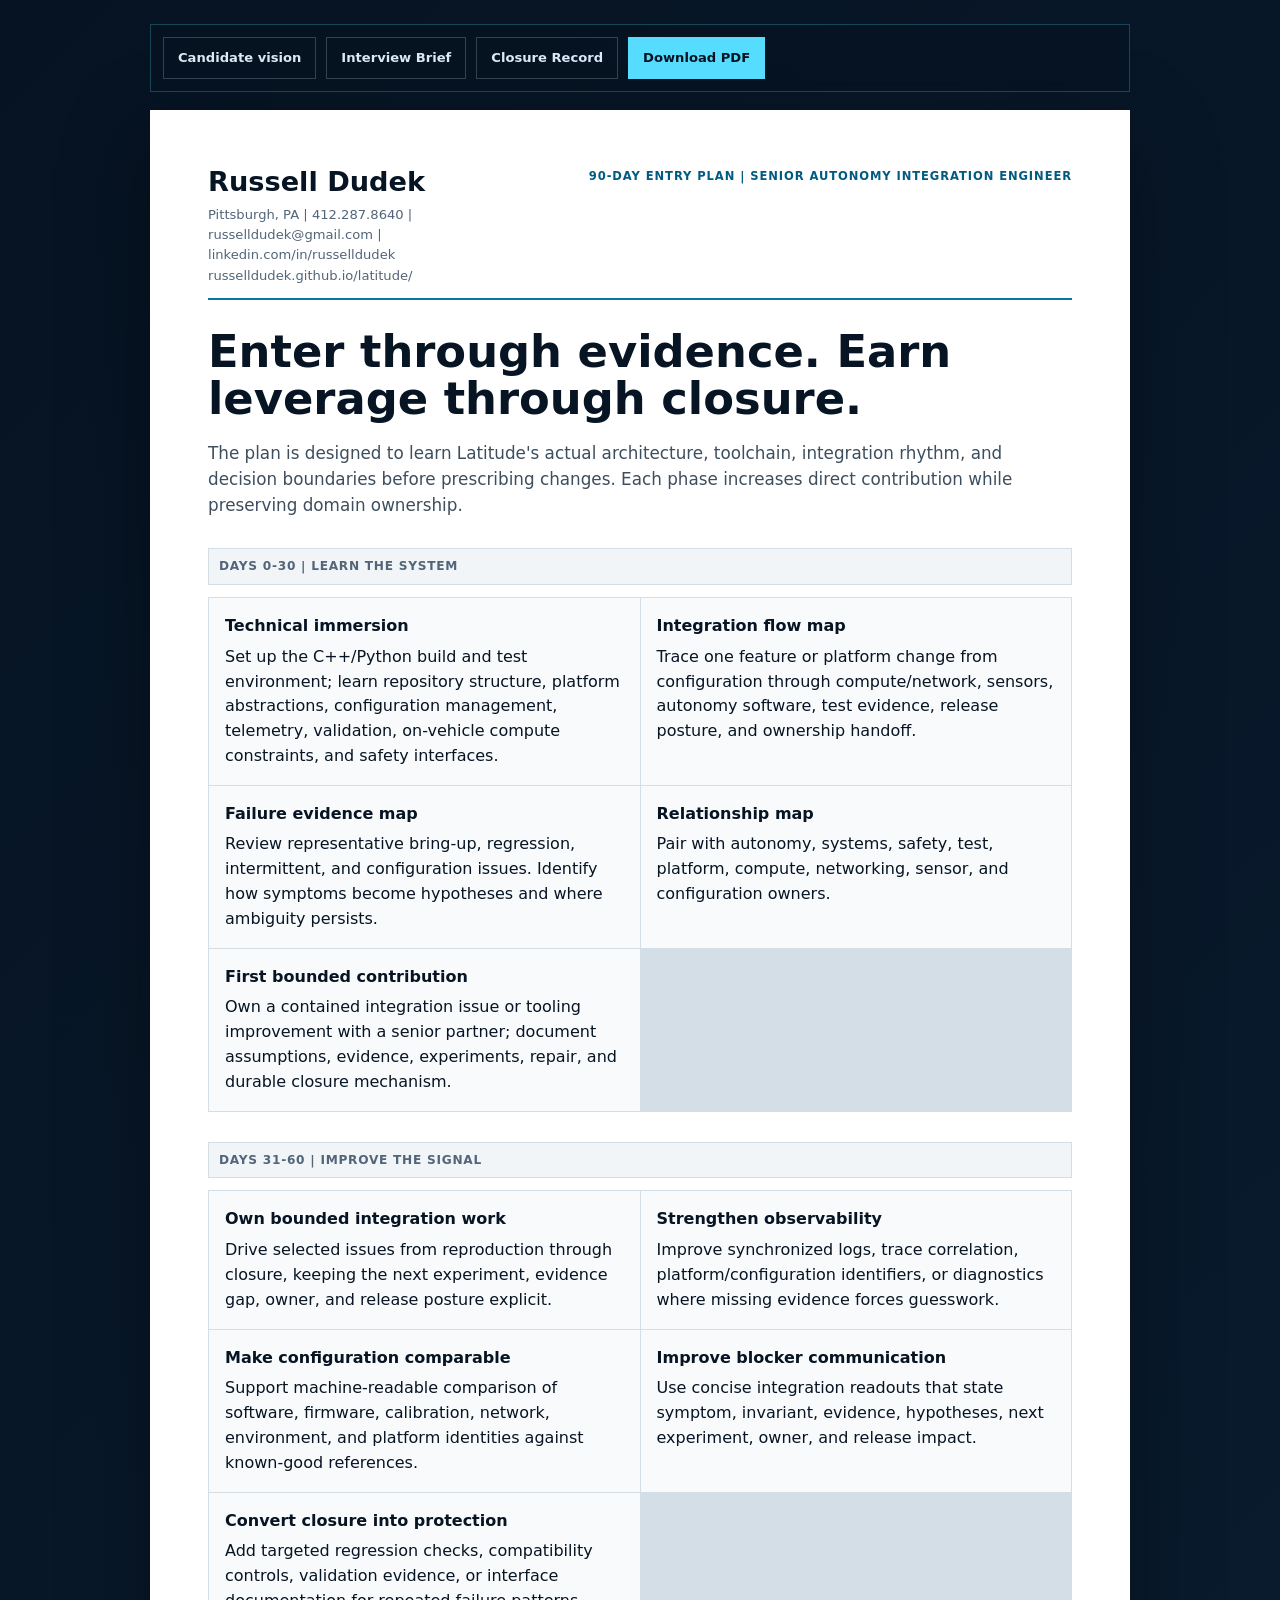
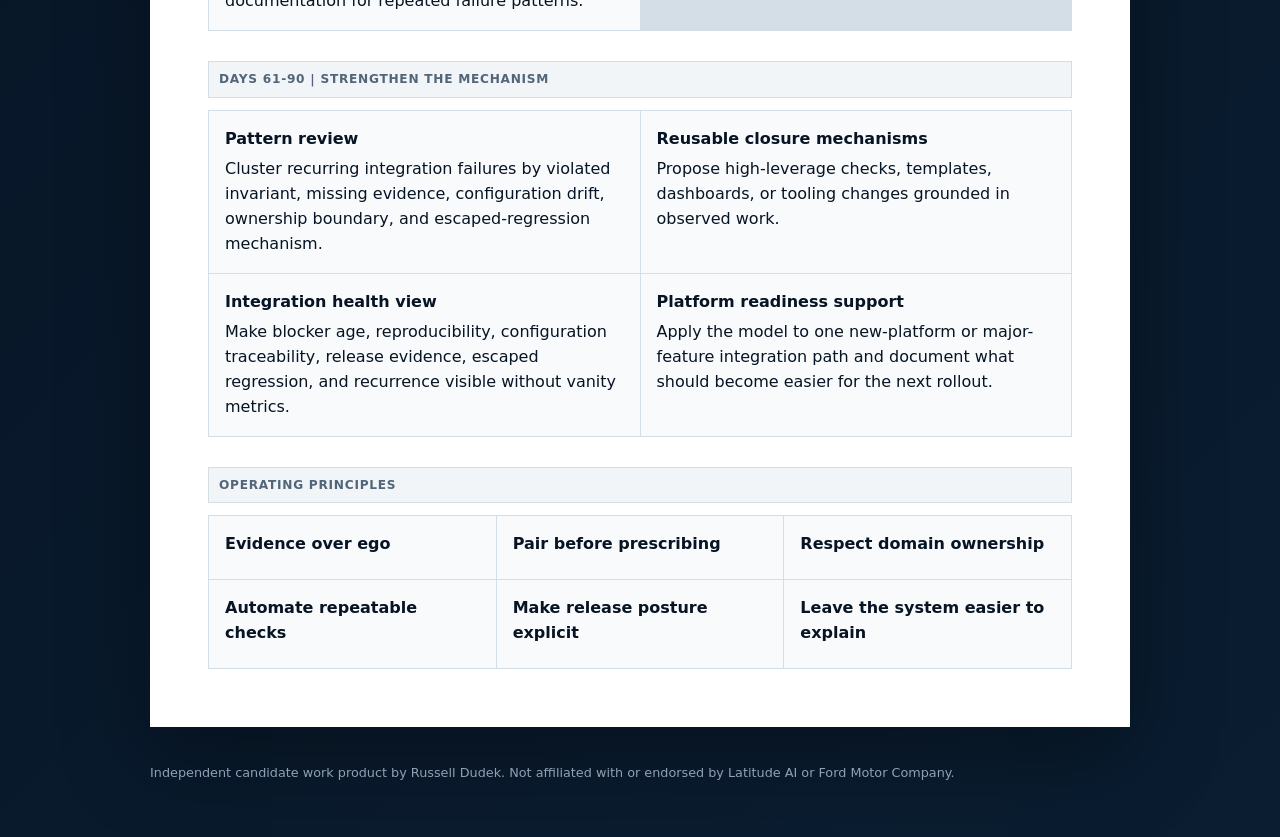
<file: 90-day-plan.html>
<!doctype html><html lang="en"><head><meta charset="utf-8"><meta name="viewport" content="width=device-width,initial-scale=1"><meta name="description" content="Russell Dudek | Latitude AI 90-Day Entry Plan"><title>Russell Dudek | Latitude AI 90-Day Entry Plan</title><link rel="stylesheet" href="document.css"></head><body><nav class="actions" aria-label="Document actions"><a href="index.html">Candidate vision</a><a href="interview-brief.html">Interview Brief</a><a href="integration-closure-record.html">Closure Record</a><a class="primary" href="docs/Russell-Dudek-Latitude-AI-90-Day-Plan.pdf" download="Russell-Dudek-Latitude-AI-90-Day-Plan.pdf">Download PDF</a></nav><main class="sheet"><header class="doc-head"><div><h1>Russell Dudek</h1><div class="identity">Pittsburgh, PA | 412.287.8640 | russelldudek@gmail.com | linkedin.com/in/russelldudek<br>russelldudek.github.io/latitude/</div></div><div class="doc-label">90-Day Entry Plan | Senior Autonomy Integration Engineer</div></header>
<h2>Enter through evidence. Earn leverage through closure.</h2>
<p class="lead">The plan is designed to learn Latitude's actual architecture, toolchain, integration rhythm, and decision boundaries before prescribing changes. Each phase increases direct contribution while preserving domain ownership.</p>
<div class="section-label">Days 0-30 | Learn the system</div>
<div class="grid two"><div class="card"><b>Technical immersion</b>Set up the C++/Python build and test environment; learn repository structure, platform abstractions, configuration management, telemetry, validation, on-vehicle compute constraints, and safety interfaces.</div><div class="card"><b>Integration flow map</b>Trace one feature or platform change from configuration through compute/network, sensors, autonomy software, test evidence, release posture, and ownership handoff.</div><div class="card"><b>Failure evidence map</b>Review representative bring-up, regression, intermittent, and configuration issues. Identify how symptoms become hypotheses and where ambiguity persists.</div><div class="card"><b>Relationship map</b>Pair with autonomy, systems, safety, test, platform, compute, networking, sensor, and configuration owners.</div><div class="card"><b>First bounded contribution</b>Own a contained integration issue or tooling improvement with a senior partner; document assumptions, evidence, experiments, repair, and durable closure mechanism.</div></div>
<div class="section-label">Days 31-60 | Improve the signal</div>
<div class="grid two"><div class="card"><b>Own bounded integration work</b>Drive selected issues from reproduction through closure, keeping the next experiment, evidence gap, owner, and release posture explicit.</div><div class="card"><b>Strengthen observability</b>Improve synchronized logs, trace correlation, platform/configuration identifiers, or diagnostics where missing evidence forces guesswork.</div><div class="card"><b>Make configuration comparable</b>Support machine-readable comparison of software, firmware, calibration, network, environment, and platform identities against known-good references.</div><div class="card"><b>Improve blocker communication</b>Use concise integration readouts that state symptom, invariant, evidence, hypotheses, next experiment, owner, and release impact.</div><div class="card"><b>Convert closure into protection</b>Add targeted regression checks, compatibility controls, validation evidence, or interface documentation for repeated failure patterns.</div></div>
<div class="section-label">Days 61-90 | Strengthen the mechanism</div>
<div class="grid two"><div class="card"><b>Pattern review</b>Cluster recurring integration failures by violated invariant, missing evidence, configuration drift, ownership boundary, and escaped-regression mechanism.</div><div class="card"><b>Reusable closure mechanisms</b>Propose high-leverage checks, templates, dashboards, or tooling changes grounded in observed work.</div><div class="card"><b>Integration health view</b>Make blocker age, reproducibility, configuration traceability, release evidence, escaped regression, and recurrence visible without vanity metrics.</div><div class="card"><b>Platform readiness support</b>Apply the model to one new-platform or major-feature integration path and document what should become easier for the next rollout.</div></div>
<div class="section-label">Operating principles</div><div class="grid three"><div class="card"><b>Evidence over ego</b></div><div class="card"><b>Pair before prescribing</b></div><div class="card"><b>Respect domain ownership</b></div><div class="card"><b>Automate repeatable checks</b></div><div class="card"><b>Make release posture explicit</b></div><div class="card"><b>Leave the system easier to explain</b></div></div>
</main><footer>Independent candidate work product by Russell Dudek. Not affiliated with or endorsed by Latitude AI or Ford Motor Company.</footer></body></html>
</file>
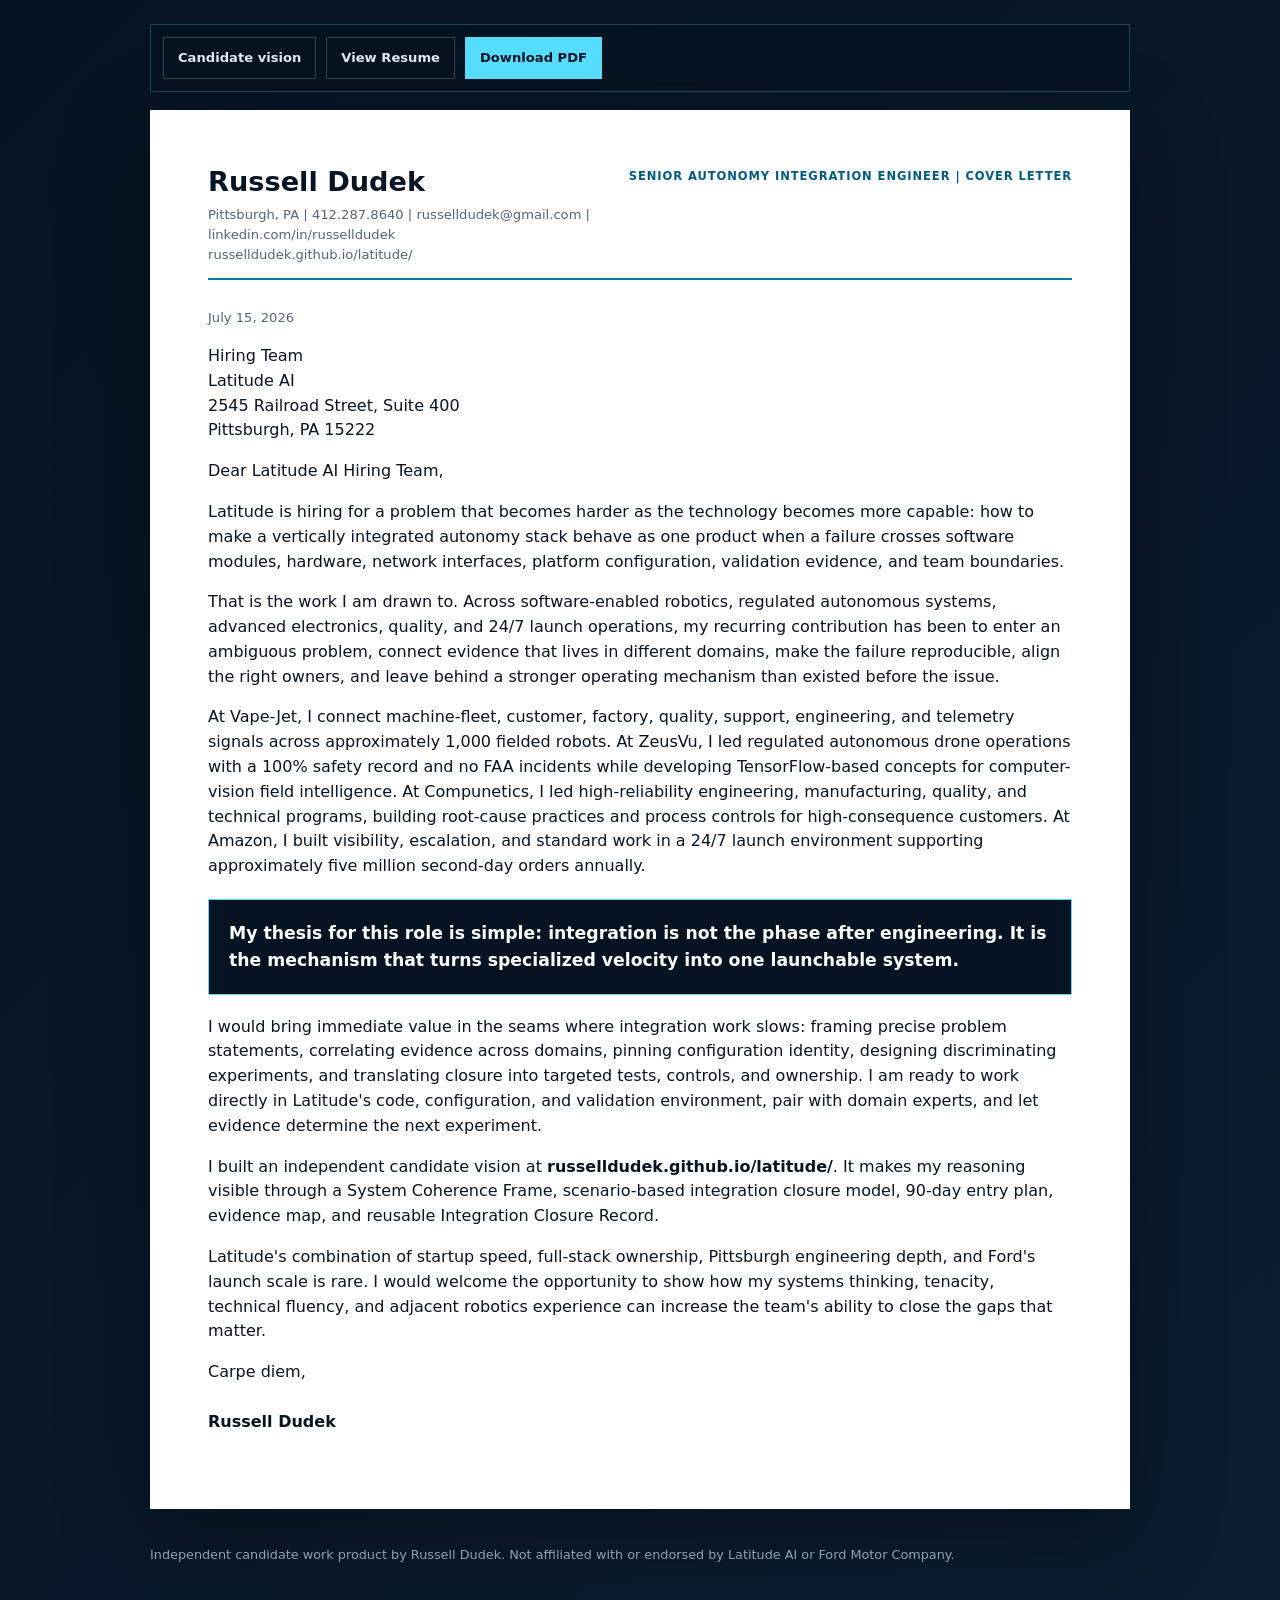
<file: cover-letter.html>
<!doctype html><html lang="en"><head><meta charset="utf-8"><meta name="viewport" content="width=device-width,initial-scale=1"><meta name="description" content="Russell Dudek | Latitude AI Cover Letter"><title>Russell Dudek | Latitude AI Cover Letter</title><link rel="stylesheet" href="document.css"></head><body><nav class="actions" aria-label="Document actions"><a href="index.html">Candidate vision</a><a href="resume.html">View Resume</a><a class="primary" href="docs/Russell-Dudek-Latitude-AI-Cover-Letter.pdf" download="Russell-Dudek-Latitude-AI-Cover-Letter.pdf">Download PDF</a></nav><main class="sheet"><header class="doc-head"><div><h1>Russell Dudek</h1><div class="identity">Pittsburgh, PA | 412.287.8640 | russelldudek@gmail.com | linkedin.com/in/russelldudek<br>russelldudek.github.io/latitude/</div></div><div class="doc-label">Senior Autonomy Integration Engineer | Cover Letter</div></header>
<p class="note">July 15, 2026</p><p>Hiring Team<br>Latitude AI<br>2545 Railroad Street, Suite 400<br>Pittsburgh, PA 15222</p>
<p>Dear Latitude AI Hiring Team,</p>
<p>Latitude is hiring for a problem that becomes harder as the technology becomes more capable: how to make a vertically integrated autonomy stack behave as one product when a failure crosses software modules, hardware, network interfaces, platform configuration, validation evidence, and team boundaries.</p>
<p>That is the work I am drawn to. Across software-enabled robotics, regulated autonomous systems, advanced electronics, quality, and 24/7 launch operations, my recurring contribution has been to enter an ambiguous problem, connect evidence that lives in different domains, make the failure reproducible, align the right owners, and leave behind a stronger operating mechanism than existed before the issue.</p>
<p>At Vape-Jet, I connect machine-fleet, customer, factory, quality, support, engineering, and telemetry signals across approximately 1,000 fielded robots. At ZeusVu, I led regulated autonomous drone operations with a 100% safety record and no FAA incidents while developing TensorFlow-based concepts for computer-vision field intelligence. At Compunetics, I led high-reliability engineering, manufacturing, quality, and technical programs, building root-cause practices and process controls for high-consequence customers. At Amazon, I built visibility, escalation, and standard work in a 24/7 launch environment supporting approximately five million second-day orders annually.</p>
<div class="quote">My thesis for this role is simple: integration is not the phase after engineering. It is the mechanism that turns specialized velocity into one launchable system.</div>
<p>I would bring immediate value in the seams where integration work slows: framing precise problem statements, correlating evidence across domains, pinning configuration identity, designing discriminating experiments, and translating closure into targeted tests, controls, and ownership. I am ready to work directly in Latitude's code, configuration, and validation environment, pair with domain experts, and let evidence determine the next experiment.</p>
<p>I built an independent candidate vision at <b>russelldudek.github.io/latitude/</b>. It makes my reasoning visible through a System Coherence Frame, scenario-based integration closure model, 90-day entry plan, evidence map, and reusable Integration Closure Record.</p>
<p>Latitude's combination of startup speed, full-stack ownership, Pittsburgh engineering depth, and Ford's launch scale is rare. I would welcome the opportunity to show how my systems thinking, tenacity, technical fluency, and adjacent robotics experience can increase the team's ability to close the gaps that matter.</p>
<p>Carpe diem,<br><br><b>Russell Dudek</b></p>
</main><footer>Independent candidate work product by Russell Dudek. Not affiliated with or endorsed by Latitude AI or Ford Motor Company.</footer></body></html>
</file>
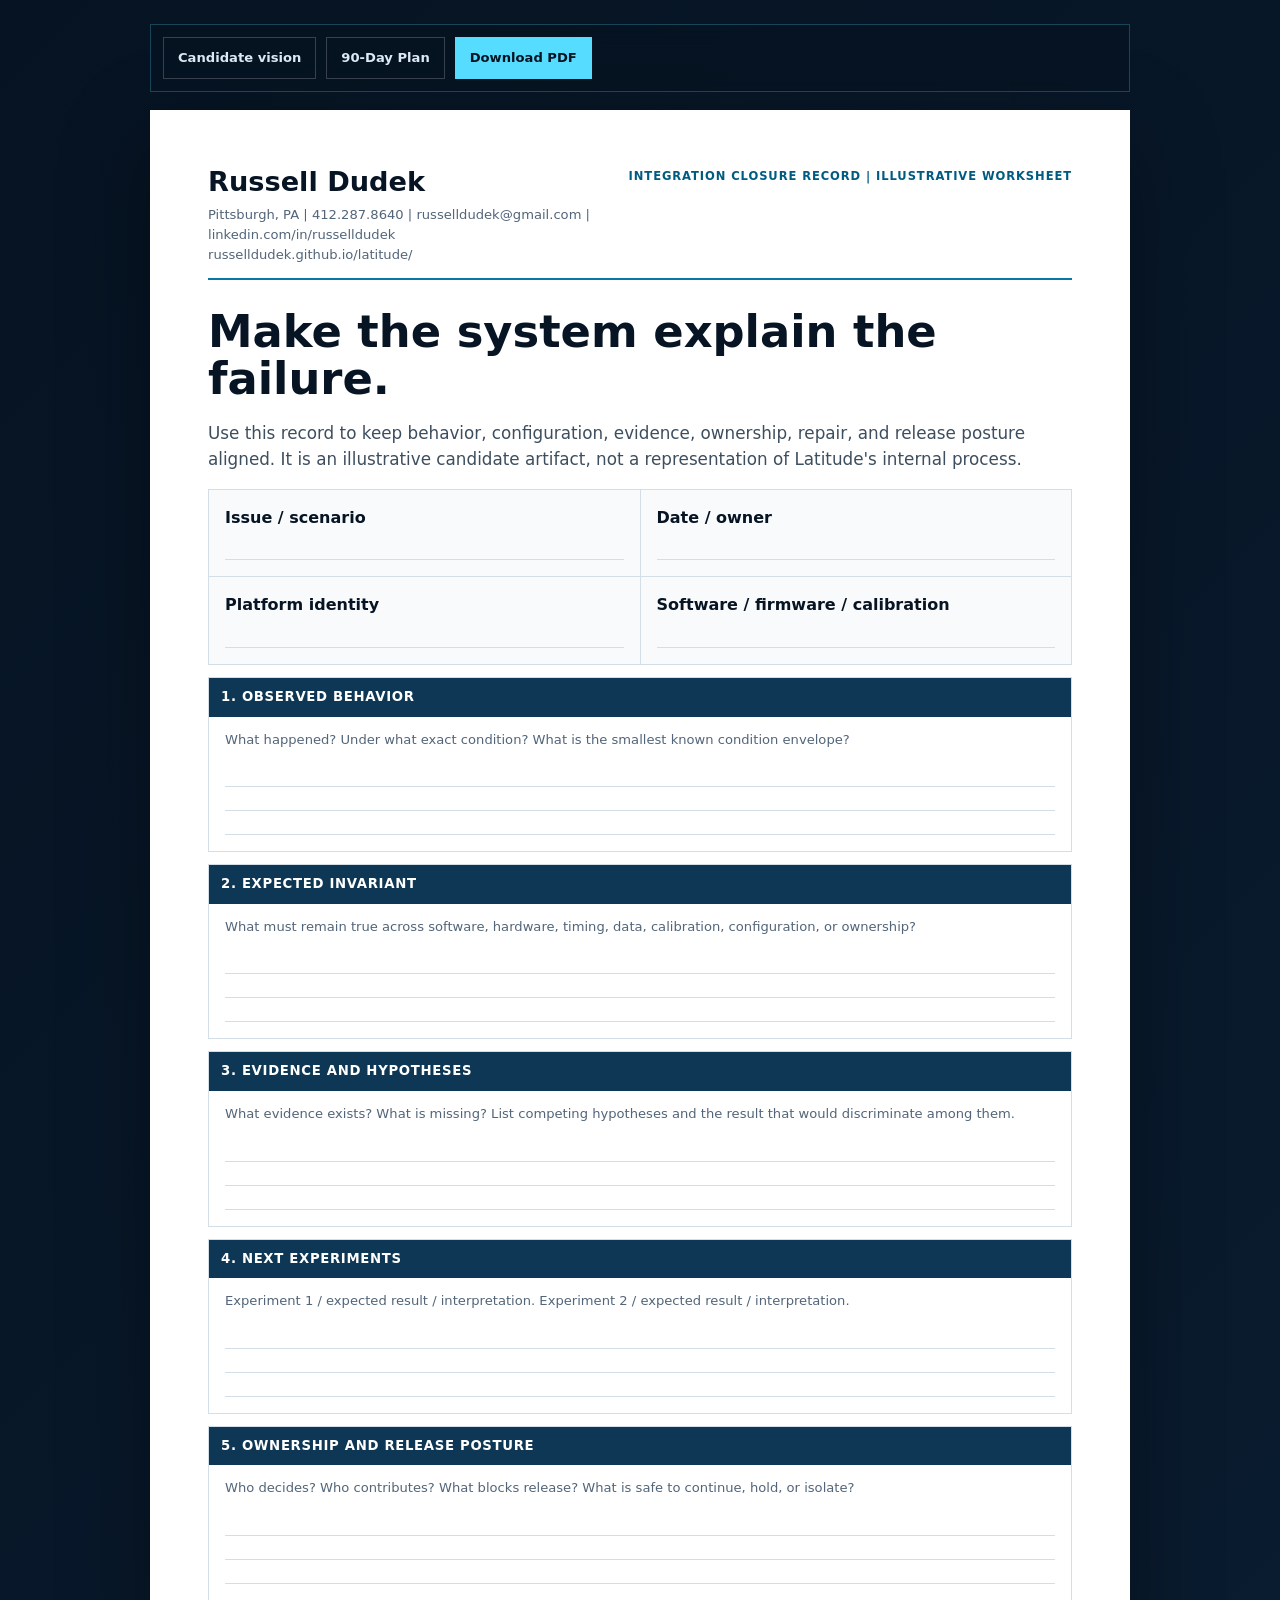
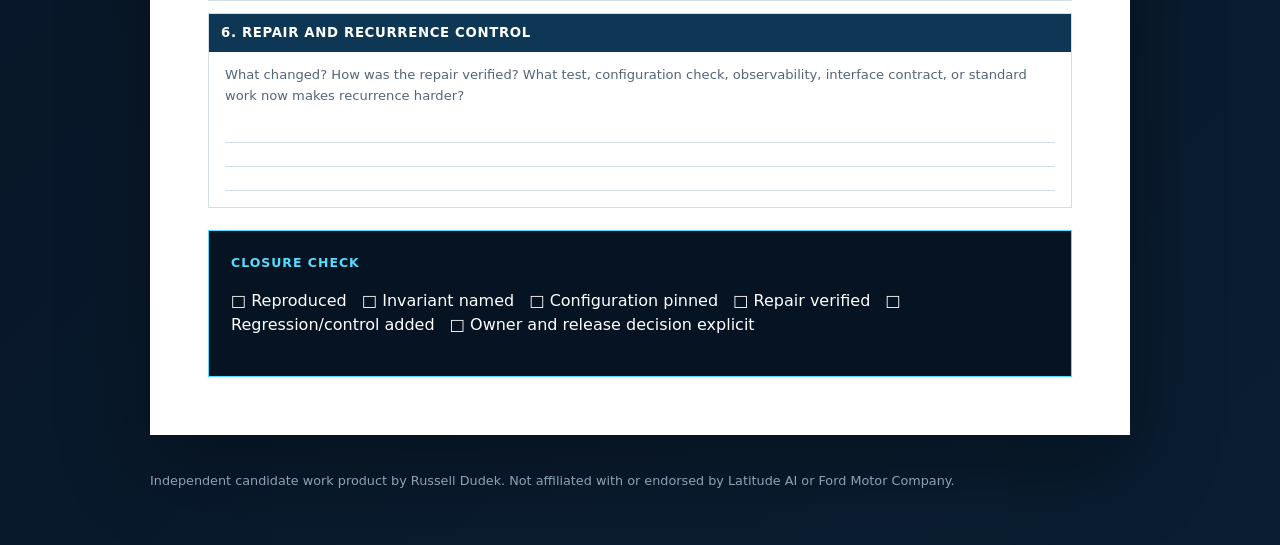
<file: integration-closure-record.html>
<!doctype html><html lang="en"><head><meta charset="utf-8"><meta name="viewport" content="width=device-width,initial-scale=1"><meta name="description" content="Russell Dudek | Integration Closure Record"><title>Russell Dudek | Integration Closure Record</title><link rel="stylesheet" href="document.css"></head><body><nav class="actions" aria-label="Document actions"><a href="index.html">Candidate vision</a><a href="90-day-plan.html">90-Day Plan</a><a class="primary" href="docs/Russell-Dudek-Latitude-AI-Integration-Closure-Record.pdf" download="Russell-Dudek-Latitude-AI-Integration-Closure-Record.pdf">Download PDF</a></nav><main class="sheet"><header class="doc-head"><div><h1>Russell Dudek</h1><div class="identity">Pittsburgh, PA | 412.287.8640 | russelldudek@gmail.com | linkedin.com/in/russelldudek<br>russelldudek.github.io/latitude/</div></div><div class="doc-label">Integration Closure Record | Illustrative Worksheet</div></header>
<h2>Make the system explain the failure.</h2>
<p class="lead">Use this record to keep behavior, configuration, evidence, ownership, repair, and release posture aligned. It is an illustrative candidate artifact, not a representation of Latitude's internal process.</p>
<div class="grid two"><div class="card"><b>Issue / scenario</b><div class="line"></div></div><div class="card"><b>Date / owner</b><div class="line"></div></div><div class="card"><b>Platform identity</b><div class="line"></div></div><div class="card"><b>Software / firmware / calibration</b><div class="line"></div></div></div>
<section class="field"><h3>1. Observed behavior</h3><p class="note">What happened? Under what exact condition? What is the smallest known condition envelope?</p><div class="line"></div><div class="line"></div><div class="line"></div></section><section class="field"><h3>2. Expected invariant</h3><p class="note">What must remain true across software, hardware, timing, data, calibration, configuration, or ownership?</p><div class="line"></div><div class="line"></div><div class="line"></div></section><section class="field"><h3>3. Evidence and hypotheses</h3><p class="note">What evidence exists? What is missing? List competing hypotheses and the result that would discriminate among them.</p><div class="line"></div><div class="line"></div><div class="line"></div></section><section class="field"><h3>4. Next experiments</h3><p class="note">Experiment 1 / expected result / interpretation. Experiment 2 / expected result / interpretation.</p><div class="line"></div><div class="line"></div><div class="line"></div></section><section class="field"><h3>5. Ownership and release posture</h3><p class="note">Who decides? Who contributes? What blocks release? What is safe to continue, hold, or isolate?</p><div class="line"></div><div class="line"></div><div class="line"></div></section><section class="field"><h3>6. Repair and recurrence control</h3><p class="note">What changed? How was the repair verified? What test, configuration check, observability, interface contract, or standard work now makes recurrence harder?</p><div class="line"></div><div class="line"></div><div class="line"></div></section><div class="callout"><h3>Closure check</h3><p>□ Reproduced &nbsp; □ Invariant named &nbsp; □ Configuration pinned &nbsp; □ Repair verified &nbsp; □ Regression/control added &nbsp; □ Owner and release decision explicit</p></div></main><footer>Independent candidate work product by Russell Dudek. Not affiliated with or endorsed by Latitude AI or Ford Motor Company.</footer></body></html>
</file>
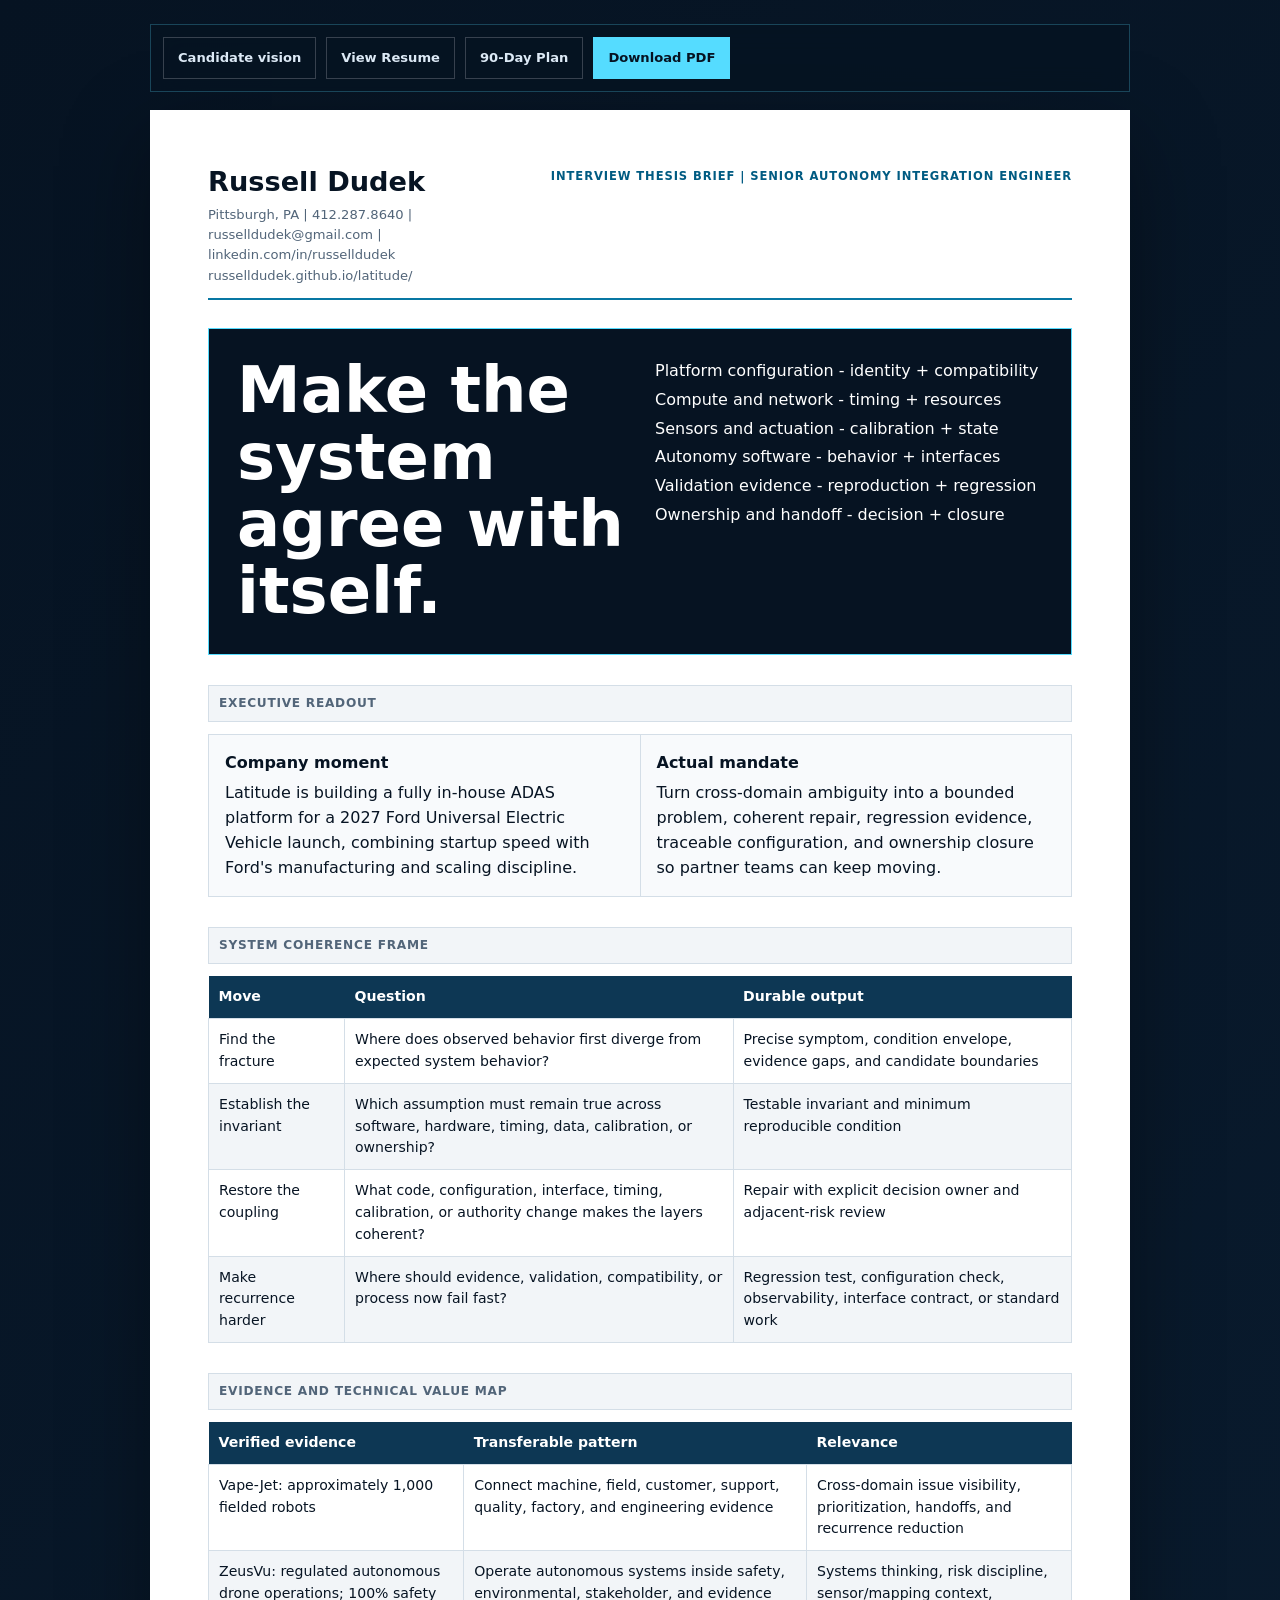
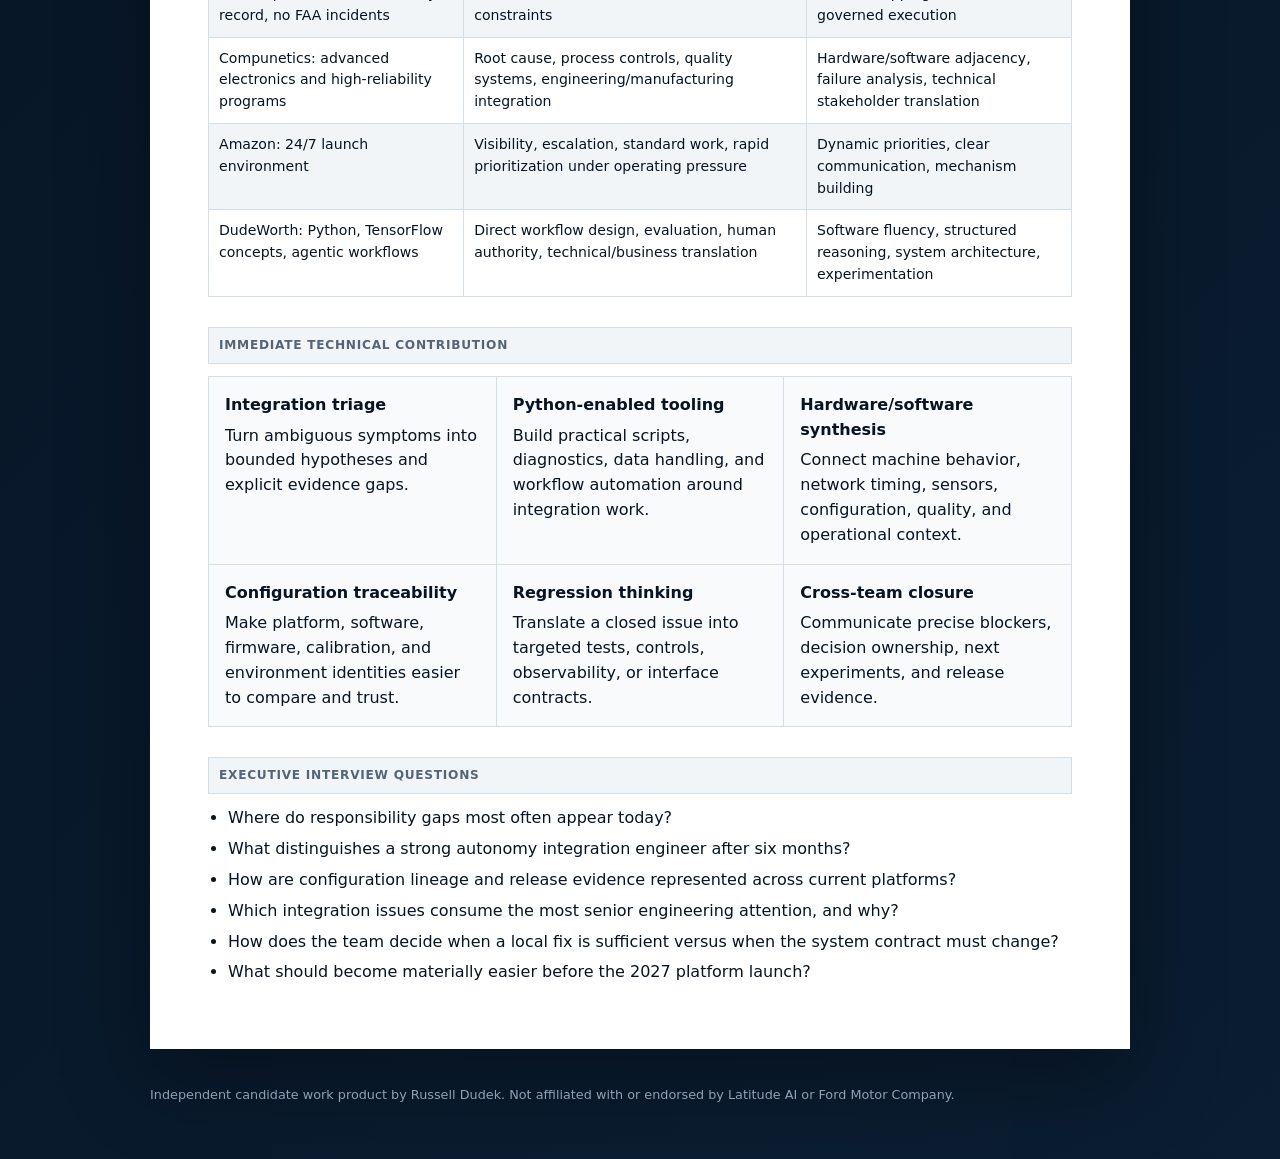
<file: interview-brief.html>
<!doctype html><html lang="en"><head><meta charset="utf-8"><meta name="viewport" content="width=device-width,initial-scale=1"><meta name="description" content="Russell Dudek | Latitude AI Interview Brief"><title>Russell Dudek | Latitude AI Interview Brief</title><link rel="stylesheet" href="document.css"></head><body><nav class="actions" aria-label="Document actions"><a href="index.html">Candidate vision</a><a href="resume.html">View Resume</a><a href="90-day-plan.html">90-Day Plan</a><a class="primary" href="docs/Russell-Dudek-Latitude-AI-Interview-Brief.pdf" download="Russell-Dudek-Latitude-AI-Interview-Brief.pdf">Download PDF</a></nav><main class="sheet"><header class="doc-head"><div><h1>Russell Dudek</h1><div class="identity">Pittsburgh, PA | 412.287.8640 | russelldudek@gmail.com | linkedin.com/in/russelldudek<br>russelldudek.github.io/latitude/</div></div><div class="doc-label">Interview Thesis Brief | Senior Autonomy Integration Engineer</div></header>
<div class="hero-panel"><h2>Make the system agree with itself.</h2><p>Platform configuration - identity + compatibility<br>Compute and network - timing + resources<br>Sensors and actuation - calibration + state<br>Autonomy software - behavior + interfaces<br>Validation evidence - reproduction + regression<br>Ownership and handoff - decision + closure</p></div>
<div class="section-label">Executive readout</div>
<div class="grid two"><div class="card"><b>Company moment</b>Latitude is building a fully in-house ADAS platform for a 2027 Ford Universal Electric Vehicle launch, combining startup speed with Ford's manufacturing and scaling discipline.</div><div class="card"><b>Actual mandate</b>Turn cross-domain ambiguity into a bounded problem, coherent repair, regression evidence, traceable configuration, and ownership closure so partner teams can keep moving.</div></div>
<div class="section-label">System Coherence Frame</div>
<table><thead><tr><th>Move</th><th>Question</th><th>Durable output</th></tr></thead><tbody>
<tr><td>Find the fracture</td><td>Where does observed behavior first diverge from expected system behavior?</td><td>Precise symptom, condition envelope, evidence gaps, and candidate boundaries</td></tr>
<tr><td>Establish the invariant</td><td>Which assumption must remain true across software, hardware, timing, data, calibration, or ownership?</td><td>Testable invariant and minimum reproducible condition</td></tr>
<tr><td>Restore the coupling</td><td>What code, configuration, interface, timing, calibration, or authority change makes the layers coherent?</td><td>Repair with explicit decision owner and adjacent-risk review</td></tr>
<tr><td>Make recurrence harder</td><td>Where should evidence, validation, compatibility, or process now fail fast?</td><td>Regression test, configuration check, observability, interface contract, or standard work</td></tr>
</tbody></table>
<div class="section-label">Evidence and technical value map</div>
<table><thead><tr><th>Verified evidence</th><th>Transferable pattern</th><th>Relevance</th></tr></thead><tbody>
<tr><td>Vape-Jet: approximately 1,000 fielded robots</td><td>Connect machine, field, customer, support, quality, factory, and engineering evidence</td><td>Cross-domain issue visibility, prioritization, handoffs, and recurrence reduction</td></tr>
<tr><td>ZeusVu: regulated autonomous drone operations; 100% safety record, no FAA incidents</td><td>Operate autonomous systems inside safety, environmental, stakeholder, and evidence constraints</td><td>Systems thinking, risk discipline, sensor/mapping context, governed execution</td></tr>
<tr><td>Compunetics: advanced electronics and high-reliability programs</td><td>Root cause, process controls, quality systems, engineering/manufacturing integration</td><td>Hardware/software adjacency, failure analysis, technical stakeholder translation</td></tr>
<tr><td>Amazon: 24/7 launch environment</td><td>Visibility, escalation, standard work, rapid prioritization under operating pressure</td><td>Dynamic priorities, clear communication, mechanism building</td></tr>
<tr><td>DudeWorth: Python, TensorFlow concepts, agentic workflows</td><td>Direct workflow design, evaluation, human authority, technical/business translation</td><td>Software fluency, structured reasoning, system architecture, experimentation</td></tr>
</tbody></table>
<div class="section-label">Immediate technical contribution</div>
<div class="grid three"><div class="card"><b>Integration triage</b>Turn ambiguous symptoms into bounded hypotheses and explicit evidence gaps.</div><div class="card"><b>Python-enabled tooling</b>Build practical scripts, diagnostics, data handling, and workflow automation around integration work.</div><div class="card"><b>Hardware/software synthesis</b>Connect machine behavior, network timing, sensors, configuration, quality, and operational context.</div><div class="card"><b>Configuration traceability</b>Make platform, software, firmware, calibration, and environment identities easier to compare and trust.</div><div class="card"><b>Regression thinking</b>Translate a closed issue into targeted tests, controls, observability, or interface contracts.</div><div class="card"><b>Cross-team closure</b>Communicate precise blockers, decision ownership, next experiments, and release evidence.</div></div>
<div class="section-label">Executive interview questions</div>
<ul><li>Where do responsibility gaps most often appear today?</li><li>What distinguishes a strong autonomy integration engineer after six months?</li><li>How are configuration lineage and release evidence represented across current platforms?</li><li>Which integration issues consume the most senior engineering attention, and why?</li><li>How does the team decide when a local fix is sufficient versus when the system contract must change?</li><li>What should become materially easier before the 2027 platform launch?</li></ul>
</main><footer>Independent candidate work product by Russell Dudek. Not affiliated with or endorsed by Latitude AI or Ford Motor Company.</footer></body></html>
</file>
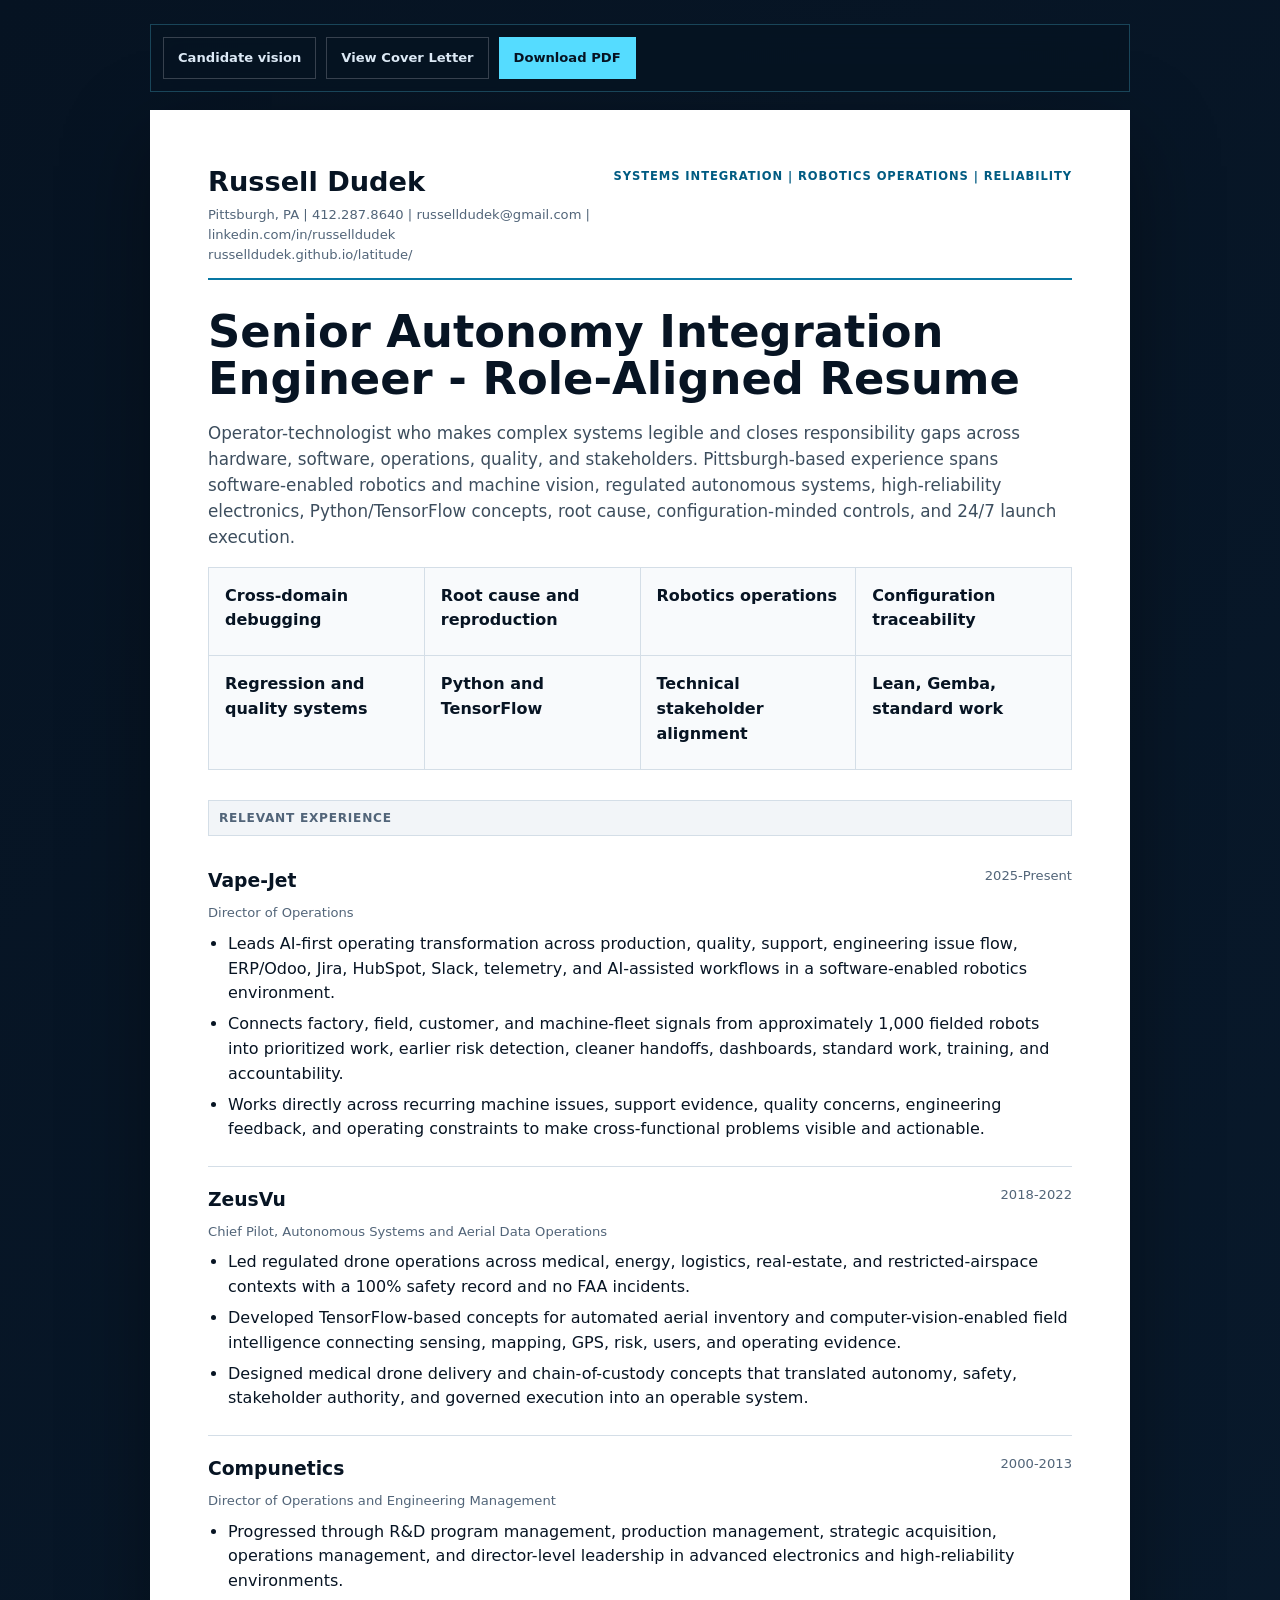
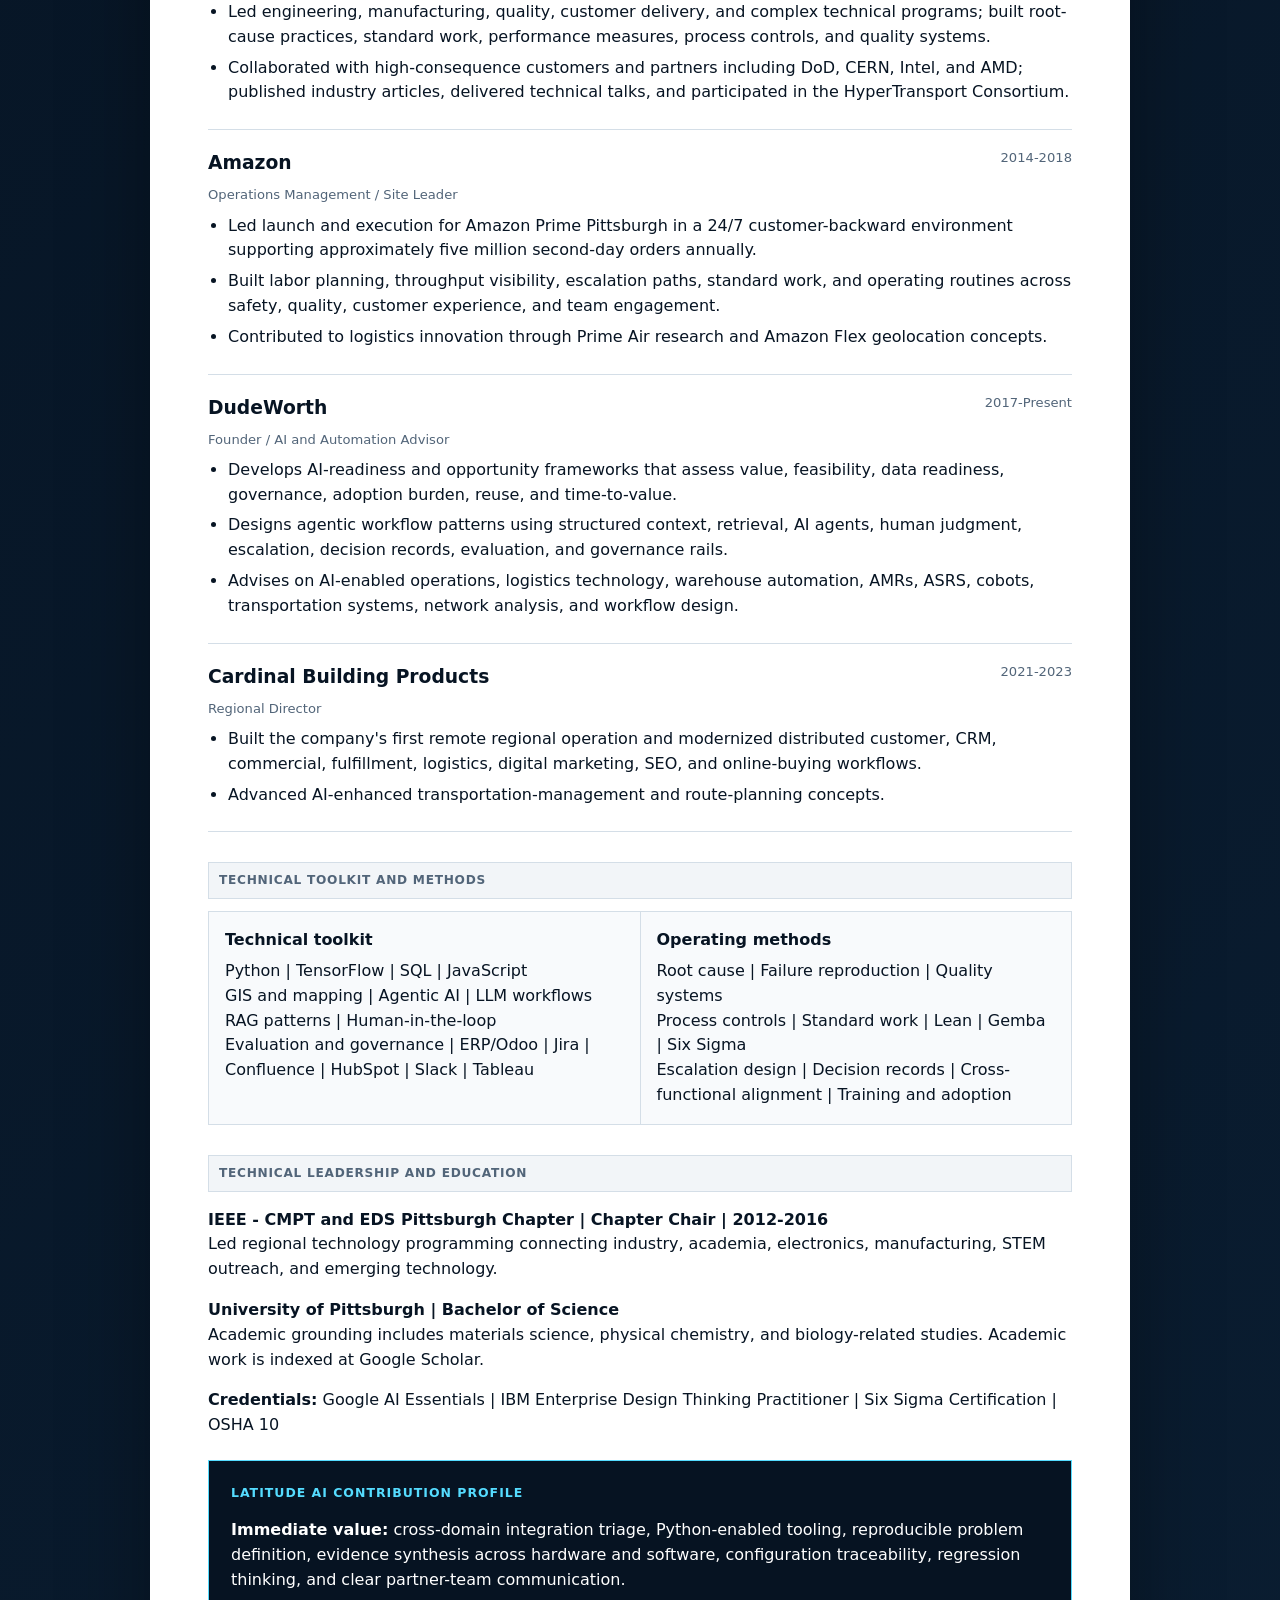
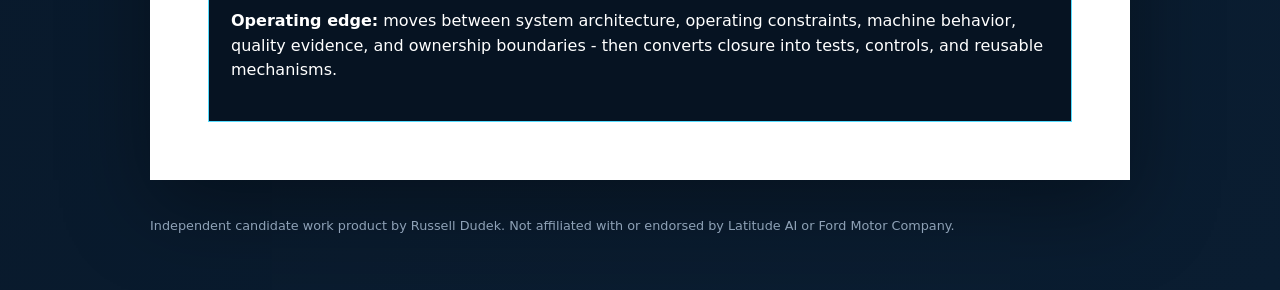
<file: resume.html>
<!doctype html><html lang="en"><head><meta charset="utf-8"><meta name="viewport" content="width=device-width,initial-scale=1"><meta name="description" content="Russell Dudek | Latitude AI Resume"><title>Russell Dudek | Latitude AI Resume</title><link rel="stylesheet" href="document.css"></head><body><nav class="actions" aria-label="Document actions"><a href="index.html">Candidate vision</a><a href="cover-letter.html">View Cover Letter</a><a class="primary" href="docs/Russell-Dudek-Latitude-AI-Resume.pdf" download="Russell-Dudek-Latitude-AI-Resume.pdf">Download PDF</a></nav><main class="sheet"><header class="doc-head"><div><h1>Russell Dudek</h1><div class="identity">Pittsburgh, PA | 412.287.8640 | russelldudek@gmail.com | linkedin.com/in/russelldudek<br>russelldudek.github.io/latitude/</div></div><div class="doc-label">Systems Integration | Robotics Operations | Reliability</div></header>
<h2>Senior Autonomy Integration Engineer - Role-Aligned Resume</h2>
<p class="lead">Operator-technologist who makes complex systems legible and closes responsibility gaps across hardware, software, operations, quality, and stakeholders. Pittsburgh-based experience spans software-enabled robotics and machine vision, regulated autonomous systems, high-reliability electronics, Python/TensorFlow concepts, root cause, configuration-minded controls, and 24/7 launch execution.</p>
<div class="grid four"><div class="card"><b>Cross-domain debugging</b></div><div class="card"><b>Root cause and reproduction</b></div><div class="card"><b>Robotics operations</b></div><div class="card"><b>Configuration traceability</b></div><div class="card"><b>Regression and quality systems</b></div><div class="card"><b>Python and TensorFlow</b></div><div class="card"><b>Technical stakeholder alignment</b></div><div class="card"><b>Lean, Gemba, standard work</b></div></div>
<div class="section-label">Relevant experience</div><section class="role"><div class="role-head"><div><h3>Vape-Jet</h3><div class="meta">Director of Operations</div></div><div class="meta">2025-Present</div></div><ul><li>Leads AI-first operating transformation across production, quality, support, engineering issue flow, ERP/Odoo, Jira, HubSpot, Slack, telemetry, and AI-assisted workflows in a software-enabled robotics environment.</li><li>Connects factory, field, customer, and machine-fleet signals from approximately 1,000 fielded robots into prioritized work, earlier risk detection, cleaner handoffs, dashboards, standard work, training, and accountability.</li><li>Works directly across recurring machine issues, support evidence, quality concerns, engineering feedback, and operating constraints to make cross-functional problems visible and actionable.</li></ul></section><section class="role"><div class="role-head"><div><h3>ZeusVu</h3><div class="meta">Chief Pilot, Autonomous Systems and Aerial Data Operations</div></div><div class="meta">2018-2022</div></div><ul><li>Led regulated drone operations across medical, energy, logistics, real-estate, and restricted-airspace contexts with a 100% safety record and no FAA incidents.</li><li>Developed TensorFlow-based concepts for automated aerial inventory and computer-vision-enabled field intelligence connecting sensing, mapping, GPS, risk, users, and operating evidence.</li><li>Designed medical drone delivery and chain-of-custody concepts that translated autonomy, safety, stakeholder authority, and governed execution into an operable system.</li></ul></section><section class="role"><div class="role-head"><div><h3>Compunetics</h3><div class="meta">Director of Operations and Engineering Management</div></div><div class="meta">2000-2013</div></div><ul><li>Progressed through R&amp;D program management, production management, strategic acquisition, operations management, and director-level leadership in advanced electronics and high-reliability environments.</li><li>Led engineering, manufacturing, quality, customer delivery, and complex technical programs; built root-cause practices, standard work, performance measures, process controls, and quality systems.</li><li>Collaborated with high-consequence customers and partners including DoD, CERN, Intel, and AMD; published industry articles, delivered technical talks, and participated in the HyperTransport Consortium.</li></ul></section><section class="role"><div class="role-head"><div><h3>Amazon</h3><div class="meta">Operations Management / Site Leader</div></div><div class="meta">2014-2018</div></div><ul><li>Led launch and execution for Amazon Prime Pittsburgh in a 24/7 customer-backward environment supporting approximately five million second-day orders annually.</li><li>Built labor planning, throughput visibility, escalation paths, standard work, and operating routines across safety, quality, customer experience, and team engagement.</li><li>Contributed to logistics innovation through Prime Air research and Amazon Flex geolocation concepts.</li></ul></section><section class="role"><div class="role-head"><div><h3>DudeWorth</h3><div class="meta">Founder / AI and Automation Advisor</div></div><div class="meta">2017-Present</div></div><ul><li>Develops AI-readiness and opportunity frameworks that assess value, feasibility, data readiness, governance, adoption burden, reuse, and time-to-value.</li><li>Designs agentic workflow patterns using structured context, retrieval, AI agents, human judgment, escalation, decision records, evaluation, and governance rails.</li><li>Advises on AI-enabled operations, logistics technology, warehouse automation, AMRs, ASRS, cobots, transportation systems, network analysis, and workflow design.</li></ul></section><section class="role"><div class="role-head"><div><h3>Cardinal Building Products</h3><div class="meta">Regional Director</div></div><div class="meta">2021-2023</div></div><ul><li>Built the company&#x27;s first remote regional operation and modernized distributed customer, CRM, commercial, fulfillment, logistics, digital marketing, SEO, and online-buying workflows.</li><li>Advanced AI-enhanced transportation-management and route-planning concepts.</li></ul></section>
<div class="section-label">Technical toolkit and methods</div>
<div class="grid two"><div class="card"><b>Technical toolkit</b>Python | TensorFlow | SQL | JavaScript<br>GIS and mapping | Agentic AI | LLM workflows<br>RAG patterns | Human-in-the-loop<br>Evaluation and governance | ERP/Odoo | Jira | Confluence | HubSpot | Slack | Tableau</div><div class="card"><b>Operating methods</b>Root cause | Failure reproduction | Quality systems<br>Process controls | Standard work | Lean | Gemba | Six Sigma<br>Escalation design | Decision records | Cross-functional alignment | Training and adoption</div></div>
<div class="section-label">Technical leadership and education</div>
<p><b>IEEE - CMPT and EDS Pittsburgh Chapter | Chapter Chair | 2012-2016</b><br>Led regional technology programming connecting industry, academia, electronics, manufacturing, STEM outreach, and emerging technology.</p>
<p><b>University of Pittsburgh | Bachelor of Science</b><br>Academic grounding includes materials science, physical chemistry, and biology-related studies. Academic work is indexed at Google Scholar.</p>
<p><b>Credentials:</b> Google AI Essentials | IBM Enterprise Design Thinking Practitioner | Six Sigma Certification | OSHA 10</p>
<div class="callout"><h3>Latitude AI contribution profile</h3><p><b>Immediate value:</b> cross-domain integration triage, Python-enabled tooling, reproducible problem definition, evidence synthesis across hardware and software, configuration traceability, regression thinking, and clear partner-team communication.</p><p><b>Operating edge:</b> moves between system architecture, operating constraints, machine behavior, quality evidence, and ownership boundaries - then converts closure into tests, controls, and reusable mechanisms.</p></div>
</main><footer>Independent candidate work product by Russell Dudek. Not affiliated with or endorsed by Latitude AI or Ford Motor Company.</footer></body></html>
</file>
<file: document.css>
:root{--navy:#061322;--navy2:#0d3754;--cyan:#55dcff;--ink:#071423;--muted:#526579;--light:#f2f5f8;--line:#d4dee7;--white:#fff}
*{box-sizing:border-box}html{background:#071727;scroll-behavior:smooth}body{margin:0;color:var(--ink);font-family:Inter,ui-sans-serif,system-ui,-apple-system,BlinkMacSystemFont,"Segoe UI",sans-serif;line-height:1.55;background:linear-gradient(135deg,#061322,#0a1d31);padding:24px}
.actions{position:sticky;top:0;z-index:10;width:min(980px,100%);margin:0 auto 18px;display:flex;gap:10px;flex-wrap:wrap;padding:12px;background:rgba(6,19,34,.95);border:1px solid rgba(85,220,255,.25);backdrop-filter:blur(12px)}
.actions a{color:#dce9f5;text-decoration:none;padding:10px 14px;border:1px solid rgba(255,255,255,.2);font-weight:750;font-size:.82rem}
.actions a.primary{background:var(--cyan);color:var(--navy);border-color:var(--cyan)}.actions a:hover,.actions a:focus-visible{border-color:var(--cyan);outline:none}
.sheet{width:min(980px,100%);margin:0 auto 24px;background:#fff;padding:clamp(26px,5vw,58px);box-shadow:0 28px 80px rgba(0,0,0,.35)}
.doc-head{display:grid;grid-template-columns:1fr auto;gap:20px;border-bottom:2px solid #0877a3;padding-bottom:12px;margin-bottom:28px}.doc-head h1{font-size:1.7rem;line-height:1;margin:0 0 9px}.identity{font-size:.82rem;color:var(--muted)}.doc-label{font-size:.72rem;font-weight:850;letter-spacing:.08em;text-transform:uppercase;color:#005b82;text-align:right}
h2{font-size:clamp(1.7rem,4vw,2.8rem);line-height:1.05;margin:0 0 18px}h3{margin:0 0 8px}.lead{font-size:1.05rem;color:#3d4e5e}.section-label{margin:30px 0 12px;padding:8px 10px;background:var(--light);border:1px solid var(--line);font-size:.76rem;font-weight:850;letter-spacing:.06em;text-transform:uppercase;color:var(--muted)}
.grid{display:grid;gap:1px;background:var(--line);border:1px solid var(--line)}.two{grid-template-columns:repeat(2,minmax(0,1fr))}.three{grid-template-columns:repeat(3,minmax(0,1fr))}.four{grid-template-columns:repeat(4,minmax(0,1fr))}
.card{background:#f8fafc;padding:16px}.card b{display:block;margin-bottom:6px}.role{padding:18px 0;border-bottom:1px solid var(--line)}.role-head{display:flex;justify-content:space-between;gap:20px}.meta{font-size:.82rem;color:var(--muted)}ul{margin:8px 0 0;padding-left:20px}li{margin:6px 0}
.callout{background:var(--navy);color:white;border:1px solid var(--cyan);padding:22px;margin-top:22px}.callout h3{color:var(--cyan);font-size:.78rem;letter-spacing:.08em;text-transform:uppercase}
.hero-panel{background:var(--navy);color:white;border:1px solid var(--cyan);padding:28px;display:grid;grid-template-columns:1fr 1fr;gap:30px}.hero-panel h2{font-size:clamp(2.2rem,5vw,4rem);margin:0}.hero-panel p{margin:0;line-height:1.8}
table{width:100%;border-collapse:collapse;font-size:.88rem}th{background:var(--navy2);color:white;text-align:left;padding:10px}td{border:1px solid var(--line);padding:10px;vertical-align:top}tr:nth-child(even) td{background:var(--light)}
.quote{background:var(--navy);color:white;border:1px solid var(--cyan);font-weight:850;font-size:1.08rem;padding:20px;margin:20px 0}
.field{border:1px solid var(--line);padding:16px;margin:12px 0;min-height:96px}.field h3{font-size:.83rem;letter-spacing:.05em;text-transform:uppercase;background:var(--navy2);color:white;margin:-16px -16px 12px;padding:9px 12px}.line{height:24px;border-bottom:1px solid var(--line)}
.note{font-size:.82rem;color:var(--muted)}footer{width:min(980px,100%);margin:0 auto;color:#8ea1b6;font-size:.8rem;padding:12px 0 30px}
@media(max-width:760px){body{padding:10px}.sheet{padding:24px}.doc-head,.two,.three,.four,.hero-panel{grid-template-columns:1fr}.doc-label{text-align:left}.role-head{display:block}.actions{position:relative}}
</file>
